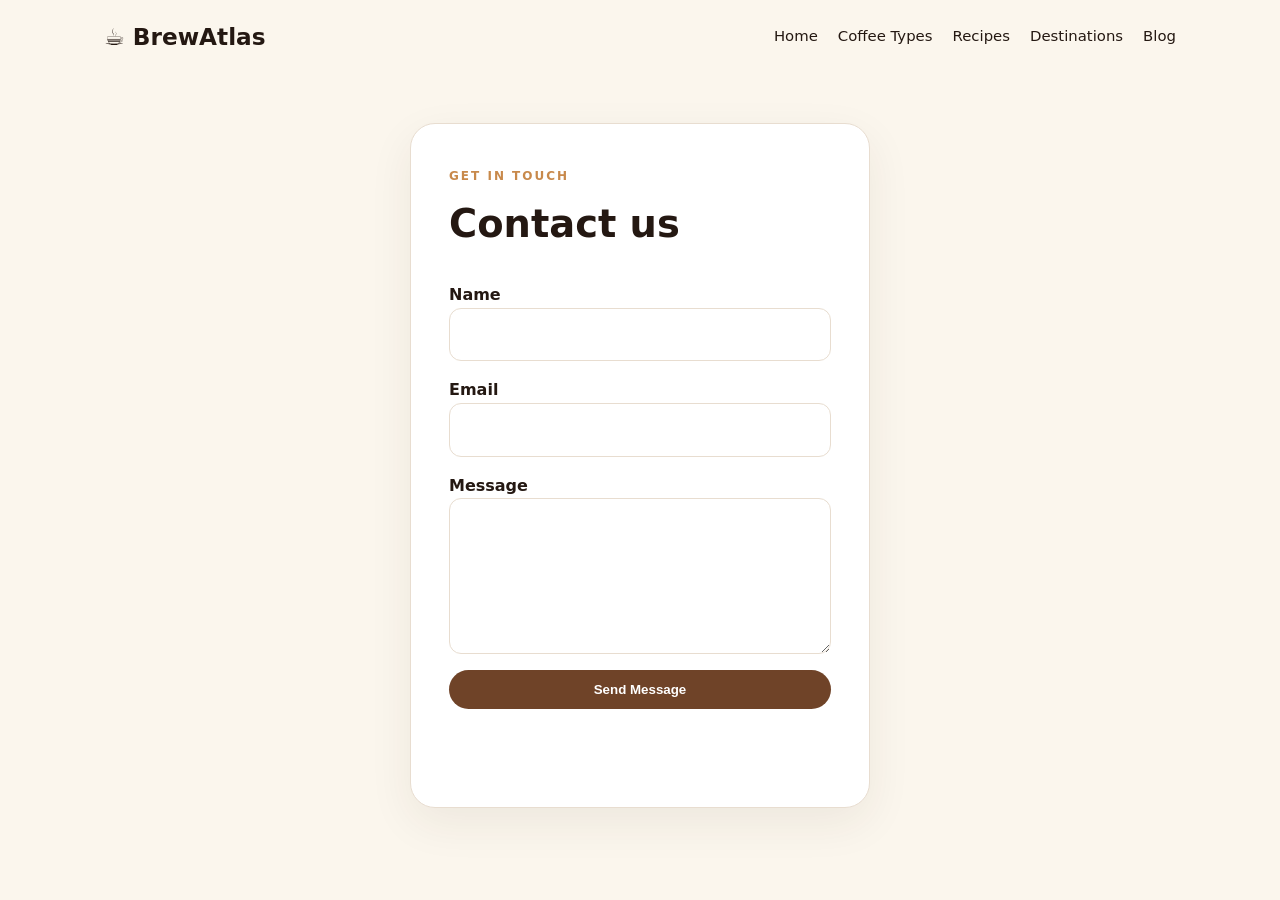
<file: contact.html>
<!DOCTYPE html><html lang="en"><head><meta charset="UTF-8"><meta name="viewport" content="width=device-width,initial-scale=1"><title>Contact | BrewAtlas</title><link rel="stylesheet" href="css/style.css"></head><body><header><nav class="nav"><a class="logo" href="index.html">☕ BrewAtlas</a><div class="links"><a href="index.html">Home</a><a href="coffees.html">Coffee Types</a><a href="recipes.html">Recipes</a><a href="destinations.html">Destinations</a><a href="blog.html">Blog</a></div></nav></header><main class="auth"><div class="auth-card"><span class="eyebrow">GET IN TOUCH</span><h1>Contact us</h1><form id="contactForm"><label>Name<input required id="contactName"></label><label>Email<input required type="email" id="contactEmail"></label><label>Message<textarea required id="contactMessage" rows="5"></textarea></label><button class="btn full">Send Message</button><p id="contactMessageOut" class="success"></p></form></div></main><script src="js/auth.js"></script></body></html>
</file>
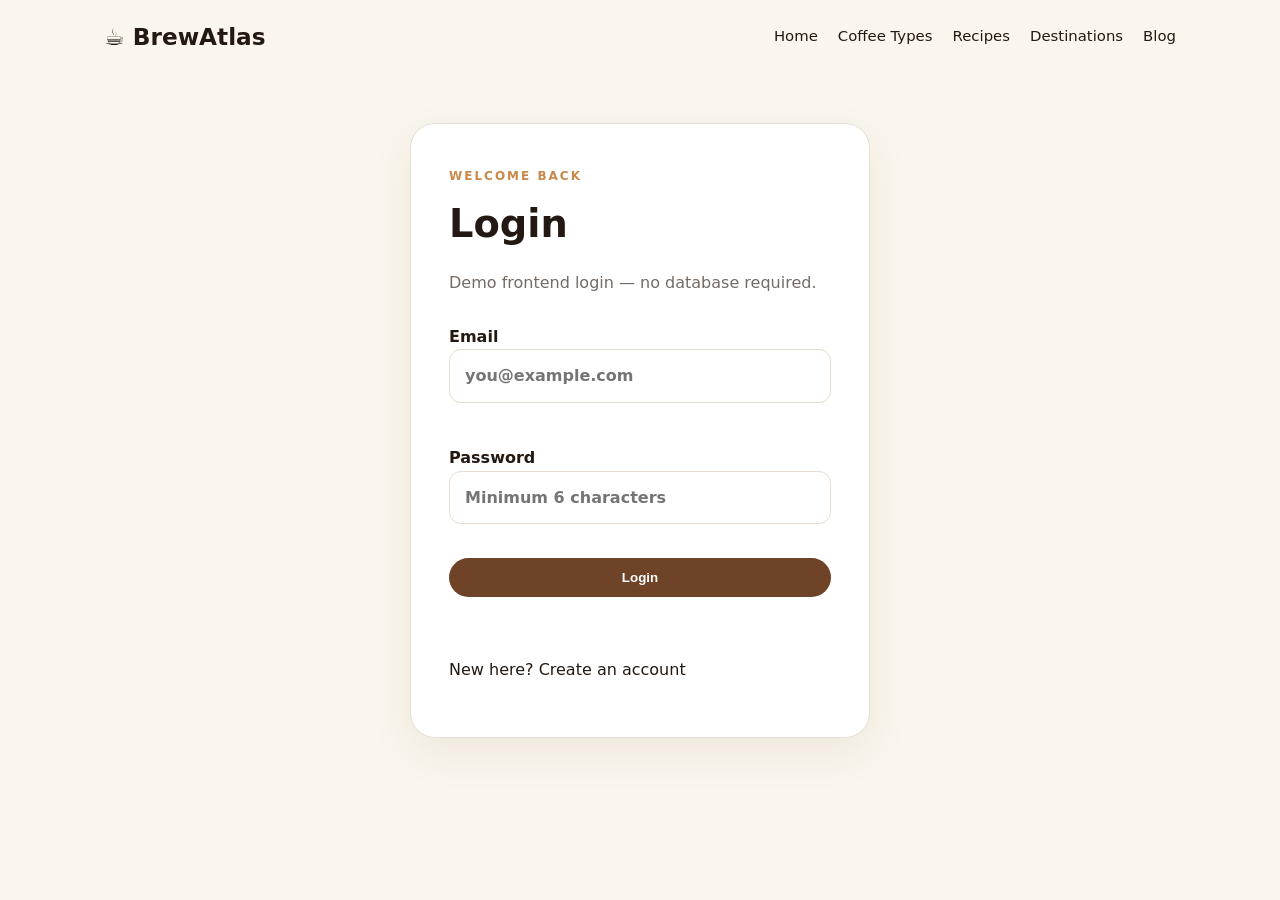
<file: login.html>
<!DOCTYPE html><html lang="en"><head><meta charset="UTF-8"><meta name="viewport" content="width=device-width,initial-scale=1"><title>Login | BrewAtlas</title><link rel="stylesheet" href="css/style.css"></head><body>
<header><nav class="nav"><a class="logo" href="index.html">☕ BrewAtlas</a><div class="links"><a href="index.html">Home</a><a href="coffees.html">Coffee Types</a><a href="recipes.html">Recipes</a><a href="destinations.html">Destinations</a><a href="blog.html">Blog</a></div></nav></header>
<main class="auth"><div class="auth-card"><span class="eyebrow">WELCOME BACK</span><h1>Login</h1><p class="muted">Demo frontend login — no database required.</p><form id="loginForm" novalidate><label>Email<input id="loginEmail" type="email" placeholder="you@example.com"></label><small id="emailError" class="error"></small><label>Password<input id="loginPassword" type="password" placeholder="Minimum 6 characters"></label><small id="passwordError" class="error"></small><button class="btn full" type="submit">Login</button><p id="loginMessage" class="success"></p></form><p>New here? <a href="register.html">Create an account</a></p></div></main><script src="js/auth.js"></script></body></html>
</file>
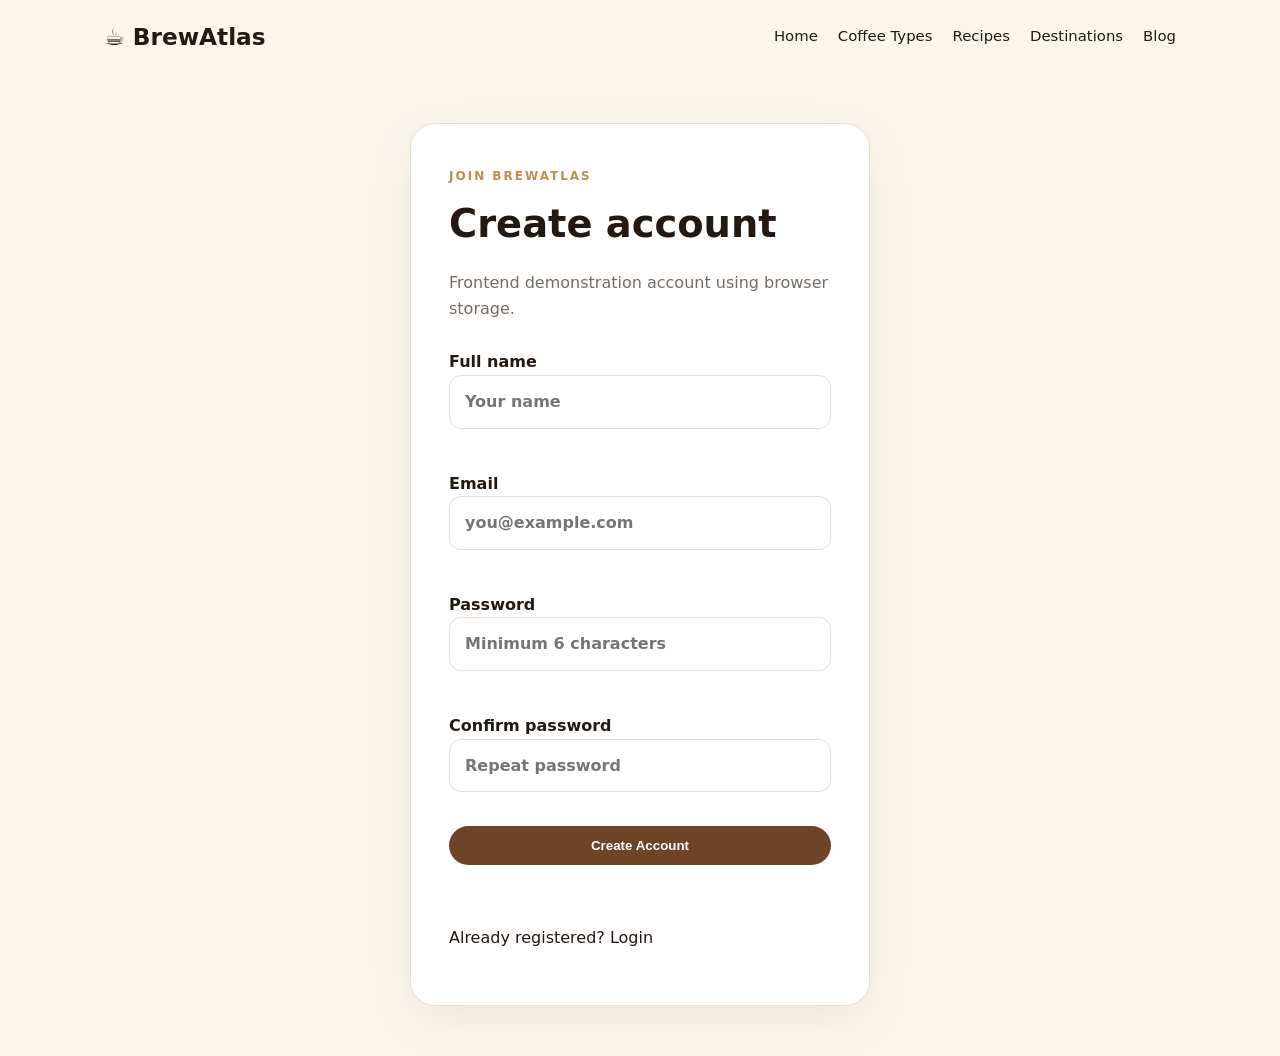
<file: register.html>
<!DOCTYPE html><html lang="en"><head><meta charset="UTF-8"><meta name="viewport" content="width=device-width,initial-scale=1"><title>Register | BrewAtlas</title><link rel="stylesheet" href="css/style.css"></head><body>
<header><nav class="nav"><a class="logo" href="index.html">☕ BrewAtlas</a><div class="links"><a href="index.html">Home</a><a href="coffees.html">Coffee Types</a><a href="recipes.html">Recipes</a><a href="destinations.html">Destinations</a><a href="blog.html">Blog</a></div></nav></header>
<main class="auth"><div class="auth-card"><span class="eyebrow">JOIN BREWATLAS</span><h1>Create account</h1><p class="muted">Frontend demonstration account using browser storage.</p><form id="registerForm" novalidate><label>Full name<input id="regName" type="text" placeholder="Your name"></label><small id="nameError" class="error"></small><label>Email<input id="regEmail" type="email" placeholder="you@example.com"></label><small id="regEmailError" class="error"></small><label>Password<input id="regPassword" type="password" placeholder="Minimum 6 characters"></label><small id="regPasswordError" class="error"></small><label>Confirm password<input id="regConfirm" type="password" placeholder="Repeat password"></label><small id="confirmError" class="error"></small><button class="btn full" type="submit">Create Account</button><p id="registerMessage" class="success"></p></form><p>Already registered? <a href="login.html">Login</a></p></div></main><script src="js/auth.js"></script></body></html>
</file>
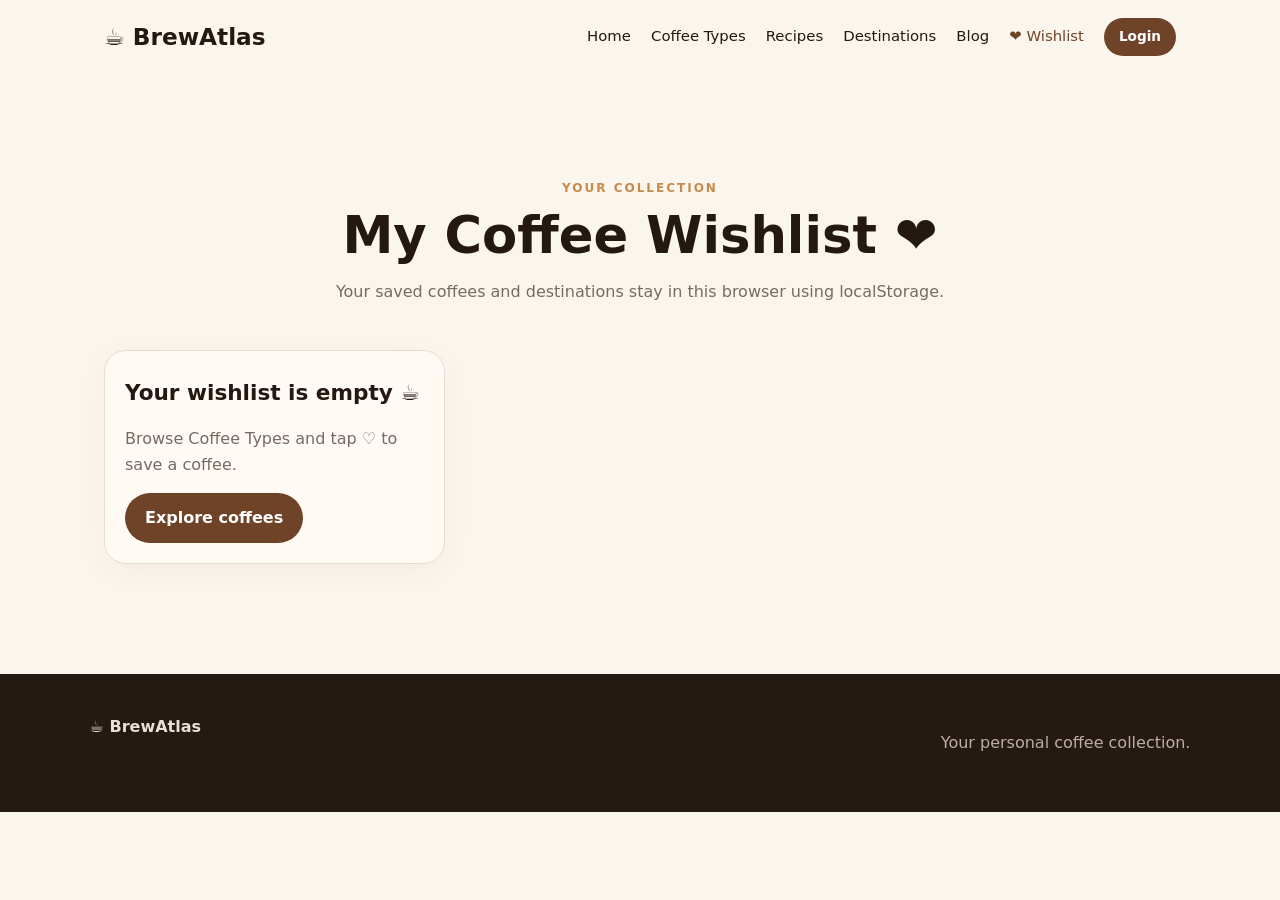
<file: wishlist.html>
<!DOCTYPE html><html lang="en"><head><meta charset="UTF-8"><meta name="viewport" content="width=device-width,initial-scale=1"><title>Wishlist | BrewAtlas</title><link rel="stylesheet" href="css/style.css"></head><body>
<header><nav class="nav"><a class="logo" href="index.html">☕ BrewAtlas</a><div class="links"><a href="index.html">Home</a><a href="coffees.html">Coffee Types</a><a href="recipes.html">Recipes</a><a href="destinations.html">Destinations</a><a href="blog.html">Blog</a><a class="active" href="wishlist.html">❤️ Wishlist</a><a class="btn small" href="login.html">Login</a></div></nav></header>
<main class="page"><div class="page-title"><span class="eyebrow">YOUR COLLECTION</span><h1>My Coffee Wishlist ❤️</h1><p>Your saved coffees and destinations stay in this browser using localStorage.</p></div><div class="grid" id="wishlistGrid"></div></main>
<footer><b>☕ BrewAtlas</b><p>Your personal coffee collection.</p></footer><script src="js/data.js"></script><script src="js/main.js"></script></body></html>
</file>
<file: css/style.css>
:root{--coffee:#6f4328;--dark:#241812;--cream:#fbf6ed;--paper:#fffaf3;--muted:#766b63;--line:#e8ddd0;--accent:#c8894b}*{box-sizing:border-box}html{scroll-behavior:smooth}body{margin:0;font-family:Inter,system-ui,-apple-system,Segoe UI,sans-serif;color:var(--dark);background:var(--cream);line-height:1.6}a{color:inherit;text-decoration:none}.nav{max-width:1200px;margin:auto;padding:18px 5%;display:flex;align-items:center;justify-content:space-between;gap:25px}.logo{font-size:1.45rem;font-weight:800}.links{display:flex;align-items:center;gap:20px;flex-wrap:wrap}.links a:not(.btn){font-size:.93rem}.links a:not(.btn):hover,.links .active{color:var(--coffee)}.btn{display:inline-block;border:0;background:var(--coffee);color:white;padding:12px 20px;border-radius:999px;font-weight:700;cursor:pointer;transition:.2s}.btn:hover{transform:translateY(-2px);opacity:.92}.btn.ghost{background:transparent;color:var(--coffee);border:1px solid var(--coffee)}.btn.small{padding:8px 15px;font-size:.85rem}.btn.full{width:100%}.hero{max-width:1200px;margin:20px auto 80px;padding:50px 5%;display:grid;grid-template-columns:1fr 1fr;gap:60px;align-items:center}.hero h1{font-size:clamp(3rem,6vw,5.5rem);line-height:.98;margin:15px 0 25px;letter-spacing:-3px}.hero h1 span{color:var(--coffee)}.hero p{font-size:1.1rem;color:var(--muted);max-width:550px}.eyebrow{font-size:.75rem;letter-spacing:2px;font-weight:800;color:var(--accent)}.actions{display:flex;gap:12px;margin-top:28px}.hero-card{position:relative}.hero-card img{width:100%;height:520px;object-fit:cover;border-radius:30px;box-shadow:0 25px 60px #3d271c22}.hero-caption{position:absolute;bottom:20px;left:20px;background:#fffdf9e8;padding:12px 18px;border-radius:999px;font-weight:700}.section,.page{max-width:1200px;margin:0 auto;padding:70px 5%}.section-head{display:flex;justify-content:space-between;align-items:end;margin-bottom:30px}.section h2,.banner h2{font-size:2.5rem;margin:6px 0}.grid{display:grid;grid-template-columns:repeat(3,1fr);gap:24px}.card{background:var(--paper);border:1px solid var(--line);border-radius:22px;overflow:hidden;box-shadow:0 8px 30px #3d271c0b;transition:.25s}.card:hover{transform:translateY(-5px);box-shadow:0 15px 40px #3d271c18}.card img{width:100%;height:230px;object-fit:cover}.card-body{padding:20px}.card h3{margin:5px 0 7px;font-size:1.35rem}.muted{color:var(--muted)}.tag{display:inline-block;background:#f1e4d3;color:var(--coffee);border-radius:999px;padding:4px 10px;font-size:.72rem;font-weight:800;margin:3px}.wish{float:right;border:1px solid var(--line);background:white;border-radius:50%;width:38px;height:38px;cursor:pointer}.wish.saved{background:#f4d7c6}.banner{margin:30px auto 70px;max-width:1100px;border-radius:30px;padding:70px;background:linear-gradient(90deg,#2b1b14dd,#2b1b1466),url('https://images.unsplash.com/photo-1447933601403-0c6688de566e?auto=format&fit=crop&w=1400&q=80') center/cover;color:white}.banner p{max-width:520px;color:#f3e9df}.page-title{text-align:center;max-width:800px;margin:30px auto 45px}.page-title h1{font-size:3.2rem;line-height:1.05;margin:10px}.page-title p{color:var(--muted)}.toolbar{display:flex;gap:12px;margin-bottom:30px}.toolbar input,.toolbar select,label input,label textarea{width:100%;padding:13px 15px;border:1px solid var(--line);border-radius:12px;background:white;font:inherit}.toolbar input{max-width:600px}.recipe-list{margin:12px 0 0;padding-left:20px}.auth{min-height:75vh;display:grid;place-items:center;padding:50px 20px}.auth-card{width:min(460px,100%);background:white;padding:38px;border-radius:25px;border:1px solid var(--line);box-shadow:0 15px 45px #3d271c12}.auth-card h1{font-size:2.4rem;margin:5px 0}.auth-card form{display:grid;gap:8px;margin:20px 0}.auth-card label{font-weight:700;margin-top:8px}.auth-card textarea{resize:vertical}.error{color:#b42318;min-height:18px}.success{color:#24723b;font-weight:700}footer{margin-top:40px;padding:40px 7%;background:#251913;color:#eadfd6;display:flex;justify-content:space-between;gap:30px;flex-wrap:wrap}footer p{color:#bcaea4}footer a:hover{color:white}@media(max-width:800px){.links{gap:10px}.hero{grid-template-columns:1fr;padding-top:20px}.hero-card img{height:350px}.grid{grid-template-columns:1fr 1fr}.page-title h1{font-size:2.4rem}}@media(max-width:560px){.nav{align-items:flex-start;flex-direction:column}.links{font-size:.8rem}.hero h1{font-size:3rem}.grid{grid-template-columns:1fr}.section-head{align-items:flex-start;gap:10px;flex-direction:column}.toolbar{flex-direction:column}.hero{margin-bottom:20px}.banner{margin:20px;padding:45px 25px}.section,.page{padding:45px 5%}}
</file>
